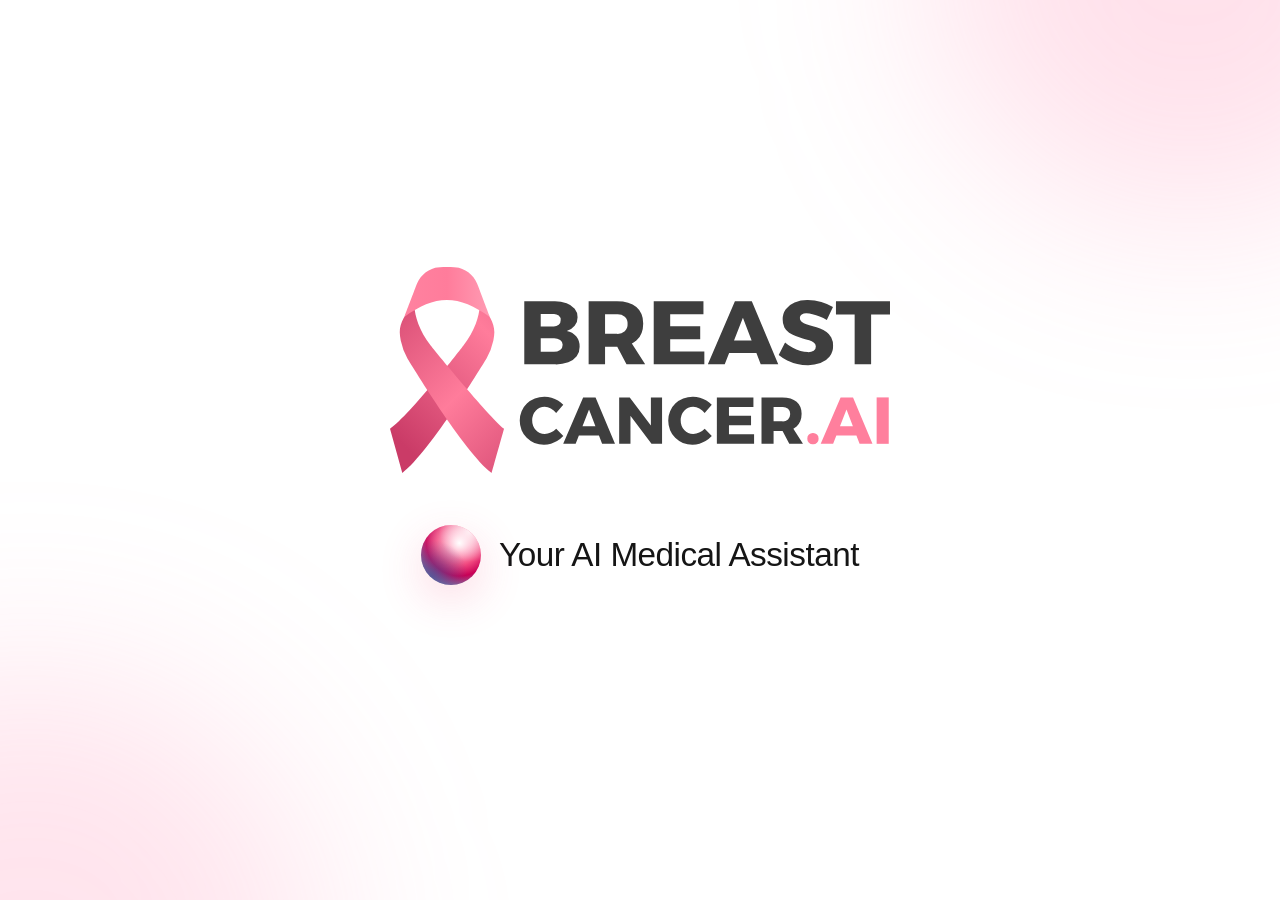
<file: breast-cancer-ai-clean/index.html>
<!DOCTYPE html>
<html lang="en">
<head>
  <meta charset="UTF-8">
  <meta name="viewport" content="width=device-width, initial-scale=1.0">
  <title>Breast Cancer AI</title>
  <link rel="stylesheet" href="css/base.css">
  <link rel="stylesheet" href="css/splash.css">
</head>
<body class="splash-body">
  <main class="splash-page" id="splashPage">
    <div class="splash-glow splash-glow-top"></div>
    <div class="splash-glow splash-glow-bottom"></div>

    <section class="splash-content">
      <img src="assets/logo.svg" alt="Breast Cancer AI" class="splash-logo">

      <div class="splash-assistant-row">
        <div class="orb orb-small" aria-hidden="true">
          <span class="orb-layer orb-layer-a"></span>
          <span class="orb-layer orb-layer-b"></span>
          <span class="orb-highlight"></span>
        </div>
        <p>Your AI Medical Assistant</p>
      </div>
    </section>
  </main>
  <script src="js/splash.js"></script>
</body>
</html>
</file>
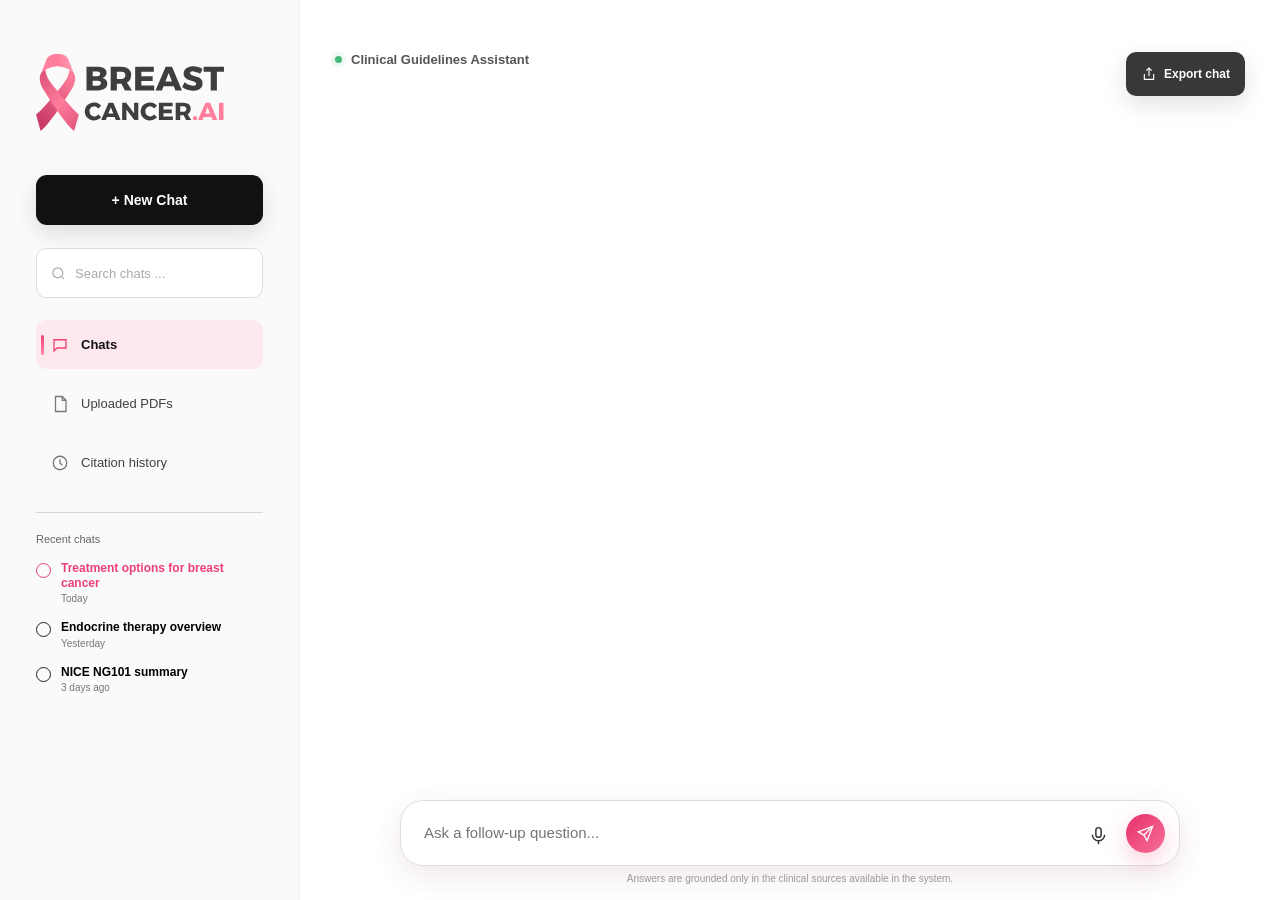
<file: breast-cancer-ai-clean/chat.html>
<!DOCTYPE html>
<html lang="en">
<head>
  <meta charset="UTF-8">
  <meta name="viewport" content="width=device-width, initial-scale=1.0">
  <title>Breast Cancer AI - Chat</title>
  <link rel="stylesheet" href="css/base.css">
  <link rel="stylesheet" href="css/chat.css">
</head>
<body class="chat-preload">
  <div class="app-shell">
    <aside class="sidebar chat-sidebar">
      <div class="sidebar-top">
        <a class="sidebar-logo" href="home.html" aria-label="Breast Cancer AI home">
          <img src="assets/logo.svg" alt="Breast Cancer AI">
        </a>
        <a class="new-chat-button" href="home.html">+ New Chat</a>

        <label class="sidebar-search">
          <svg viewBox="0 0 24 24" fill="none" stroke="currentColor" aria-hidden="true"><circle cx="11" cy="11" r="7"></circle><path d="M20 20L16.5 16.5"></path></svg>
          <input type="text" placeholder="Search chats ..." aria-label="Search chats">
        </label>

        <nav class="sidebar-nav" aria-label="Primary navigation">
          <a class="nav-item active" href="home.html"><svg viewBox="0 0 24 24" fill="none" stroke="currentColor"><path d="M4 5H20V16H8L4 20V5Z"></path></svg><span>Chats</span></a>
          <a class="nav-item" href="uploaded-pdfs.html"><svg viewBox="0 0 24 24" fill="none" stroke="currentColor"><path d="M6 2H15L20 7V22H6V2Z"></path><path d="M15 2V7H20"></path></svg><span>Uploaded PDFs</span></a>
          <a class="nav-item" href="citation-history.html"><svg viewBox="0 0 24 24" fill="none" stroke="currentColor"><circle cx="12" cy="12" r="9"></circle><path d="M12 7V12L15 15"></path></svg><span>Citation history</span></a>
        </nav>

        <div class="sidebar-divider"></div>
        <section class="recent-chats" aria-label="Recent chats">
          <p>Recent chats</p>
          <div id="recentChatsContainer">
            <button class="recent-chat active-recent" type="button"><span class="recent-dot"></span><span><strong>Treatment options for breast cancer</strong><small>Today</small></span></button>
            <button class="recent-chat" type="button"><span class="recent-dot"></span><span><strong>Endocrine therapy overview</strong><small>Yesterday</small></span></button>
            <button class="recent-chat" type="button"><span class="recent-dot"></span><span><strong>NICE NG101 summary</strong><small>3 days ago</small></span></button>
          </div>
        </section>
      </div>
    </aside>

    <main class="chat-workspace" id="chatWorkspace">
      <div class="ambient-grid"></div>
      <header class="chat-topbar">
        <div class="chat-title"><span class="status-dot"></span>Clinical Guidelines Assistant</div>
        <button class="dark-button" id="exportChatButton" type="button">
          <svg viewBox="0 0 24 24" fill="none" stroke="currentColor"><path d="M12 3V15"></path><path d="M8 7L12 3L16 7"></path><path d="M5 12V20H19V12"></path></svg>
          Export chat
        </button>
      </header>

      <section class="conversation" id="conversation" aria-live="polite"></section>

      <div class="composer-area">
        <div class="composer">
          <textarea id="chatInput" rows="1" placeholder="Ask a follow-up question..."></textarea>
          <button class="icon-button" id="chatVoiceMicButton" type="button" aria-label="Use microphone" title="Click to speak">
            <svg viewBox="0 0 24 24" fill="none" stroke="currentColor"><rect x="9" y="3" width="6" height="11" rx="3"></rect><path d="M5 11C5 15 8 18 12 18C16 18 19 15 19 11"></path><path d="M12 18V22"></path></svg>
          </button>
          <button class="send-button" id="chatSendButton" type="button" aria-label="Send question">
            <svg viewBox="0 0 24 24" fill="none" stroke="currentColor"><path d="M21 3L10 14"></path><path d="M21 3L14 21L10 14L3 10L21 3Z"></path></svg>
          </button>
        </div>
        <p>Answers are grounded only in the clinical sources available in the system.</p>
      </div>
    </main>

    <aside class="evidence-drawer closed" id="evidenceDrawer" aria-label="Evidence source">
      <button class="drawer-close" id="drawerClose" type="button" aria-label="Close evidence">×</button>
      <span class="drawer-kicker">SOURCE EVIDENCE</span>
      <h2>Evidence source</h2>
      <div class="verified-badge">✓ Verified source</div>
      <div class="drawer-divider"></div>

      <div class="document-heading">
        <div class="pdf-badge">PDF</div>
        <div><h3 id="drawerSource">NG101</h3><p>NICE Clinical Guideline</p></div>
      </div>

      <div class="meta-grid">
        <div><span>SECTION</span><strong id="drawerSection">1.11</strong></div>
        <div><span>PAGES</span><strong id="drawerPages">29–40</strong></div>
      </div>

      <p class="drawer-description" id="drawerDescription">Endocrine therapy for hormone receptor-positive breast cancer.</p>
      <div class="drawer-divider"></div>

      <div class="pdf-preview">
        <div class="pdf-preview-top"><span id="drawerFilename">NG101.pdf</span><span id="drawerPageLabel">Page 29</span></div>
        <div class="pdf-page">
          <h4 id="drawerPreviewTitle">1.11 Endocrine therapy</h4>
          <span class="fake-line long"></span><span class="fake-line medium"></span><span class="fake-line long"></span>
          <div class="pdf-highlight"><span></span><p id="drawerSnippet">Relevant recommendation retrieved from this guideline appears here.</p></div>
          <span class="fake-line long"></span><span class="fake-line medium"></span><span class="fake-line short"></span>
        </div>
        <div class="pdf-preview-controls"><button id="drawerPrevBtn" type="button" aria-label="Previous page">‹</button><span id="drawerPageCount">29 / 108</span><button id="drawerNextBtn" type="button" aria-label="Next page">›</button></div>
      </div>

      <button class="drawer-primary" id="drawerOpenPdfBtn" type="button">Open Full PDF</button>
      <button class="drawer-secondary" id="copyCitationButton" type="button">Copy Citation</button>
    </aside>
  </div>

  <script src="js/chat.js"></script>
</body>
</html>
</file>
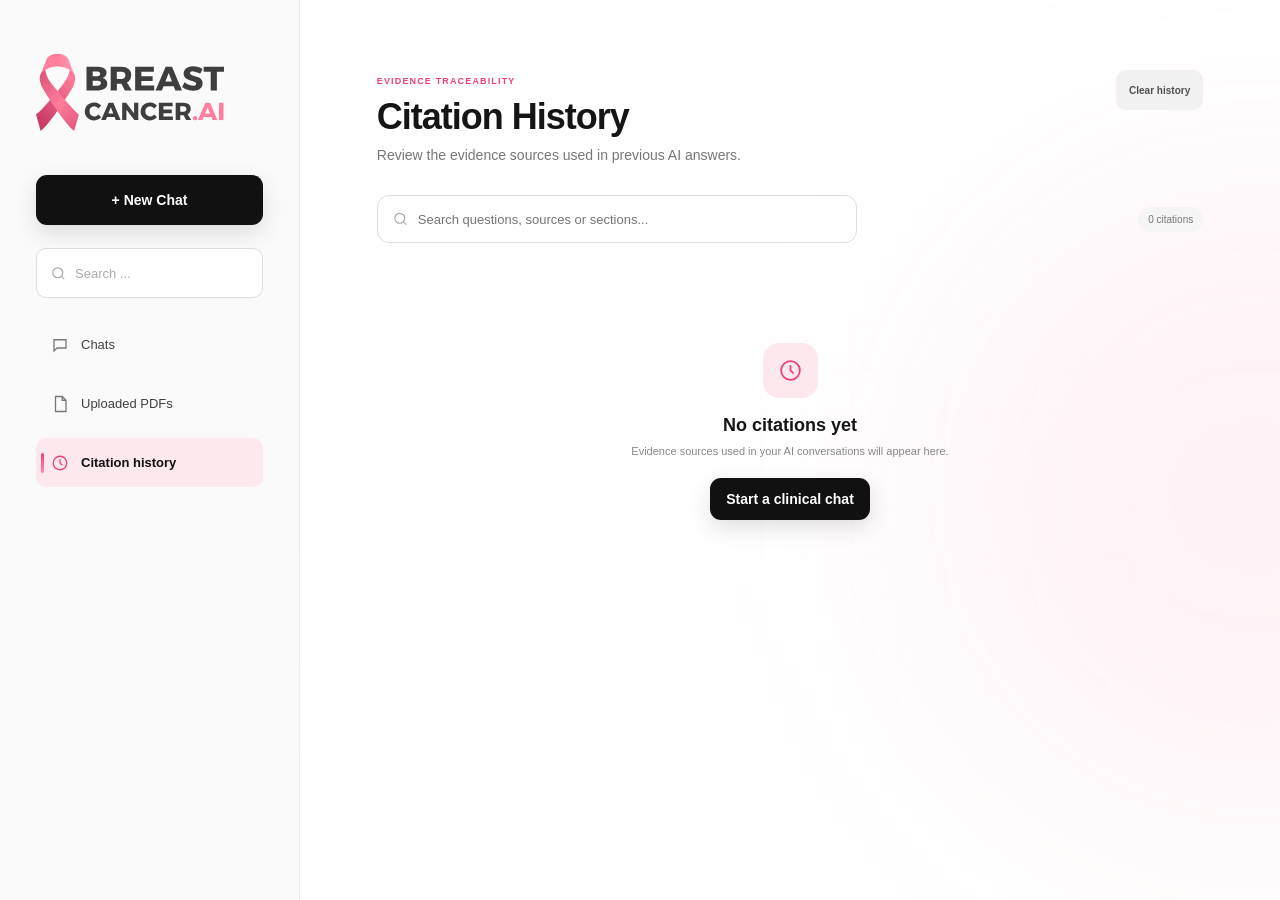
<file: breast-cancer-ai-clean/citation-history.html>
<!DOCTYPE html>
<html lang="en">
<head>
  <meta charset="UTF-8">
  <meta name="viewport" content="width=device-width, initial-scale=1.0">
  <title>Citation History - Breast Cancer AI</title>
  <link rel="stylesheet" href="css/base.css">
  <link rel="stylesheet" href="css/library.css">
</head>
<body>
  <div class="app-shell">
    <aside class="sidebar">
      <div class="sidebar-top">
        <a class="sidebar-logo" href="home.html"><img src="assets/logo.svg" alt="Breast Cancer AI"></a>
        <a class="new-chat-button" href="home.html">+ New Chat</a>
        <label class="sidebar-search"><svg viewBox="0 0 24 24" fill="none" stroke="currentColor"><circle cx="11" cy="11" r="7"></circle><path d="M20 20L16.5 16.5"></path></svg><input type="text" placeholder="Search ..."></label>
        <nav class="sidebar-nav">
          <a class="nav-item" href="home.html"><svg viewBox="0 0 24 24" fill="none" stroke="currentColor"><path d="M4 5H20V16H8L4 20V5Z"></path></svg><span>Chats</span></a>
          <a class="nav-item" href="uploaded-pdfs.html"><svg viewBox="0 0 24 24" fill="none" stroke="currentColor"><path d="M6 2H15L20 7V22H6V2Z"></path><path d="M15 2V7H20"></path></svg><span>Uploaded PDFs</span></a>
          <a class="nav-item active" href="citation-history.html"><svg viewBox="0 0 24 24" fill="none" stroke="currentColor"><circle cx="12" cy="12" r="9"></circle><path d="M12 7V12L15 15"></path></svg><span>Citation history</span></a>
        </nav>
      </div>
    </aside>

    <main class="library-main">
      <div class="ambient-grid"></div>
      <div class="library-glow"></div>
      <header class="library-header">
        <div><span class="eyebrow">EVIDENCE TRACEABILITY</span><h1>Citation History</h1><p>Review the evidence sources used in previous AI answers.</p></div>
        <button class="secondary-button clear-history" id="clearHistoryButton" type="button">Clear history</button>
      </header>

      <div class="library-toolbar">
        <label class="library-search"><svg viewBox="0 0 24 24" fill="none" stroke="currentColor"><circle cx="11" cy="11" r="7"></circle><path d="M20 20L16.5 16.5"></path></svg><input id="historySearch" type="text" placeholder="Search questions, sources or sections..."></label>
        <span class="count-pill" id="historyCount">0 citations</span>
      </div>

      <section class="history-list" id="historyList"></section>

      <section class="history-empty" id="historyEmpty">
        <div class="history-empty-icon"><svg viewBox="0 0 24 24" fill="none" stroke="currentColor"><circle cx="12" cy="12" r="9"></circle><path d="M12 7V12L15 15"></path></svg></div>
        <h2>No citations yet</h2>
        <p>Evidence sources used in your AI conversations will appear here.</p>
        <a class="new-chat-button compact" href="home.html">Start a clinical chat</a>
      </section>
    </main>
  </div>
  <script src="js/history.js"></script>
</body>
</html>
</file>
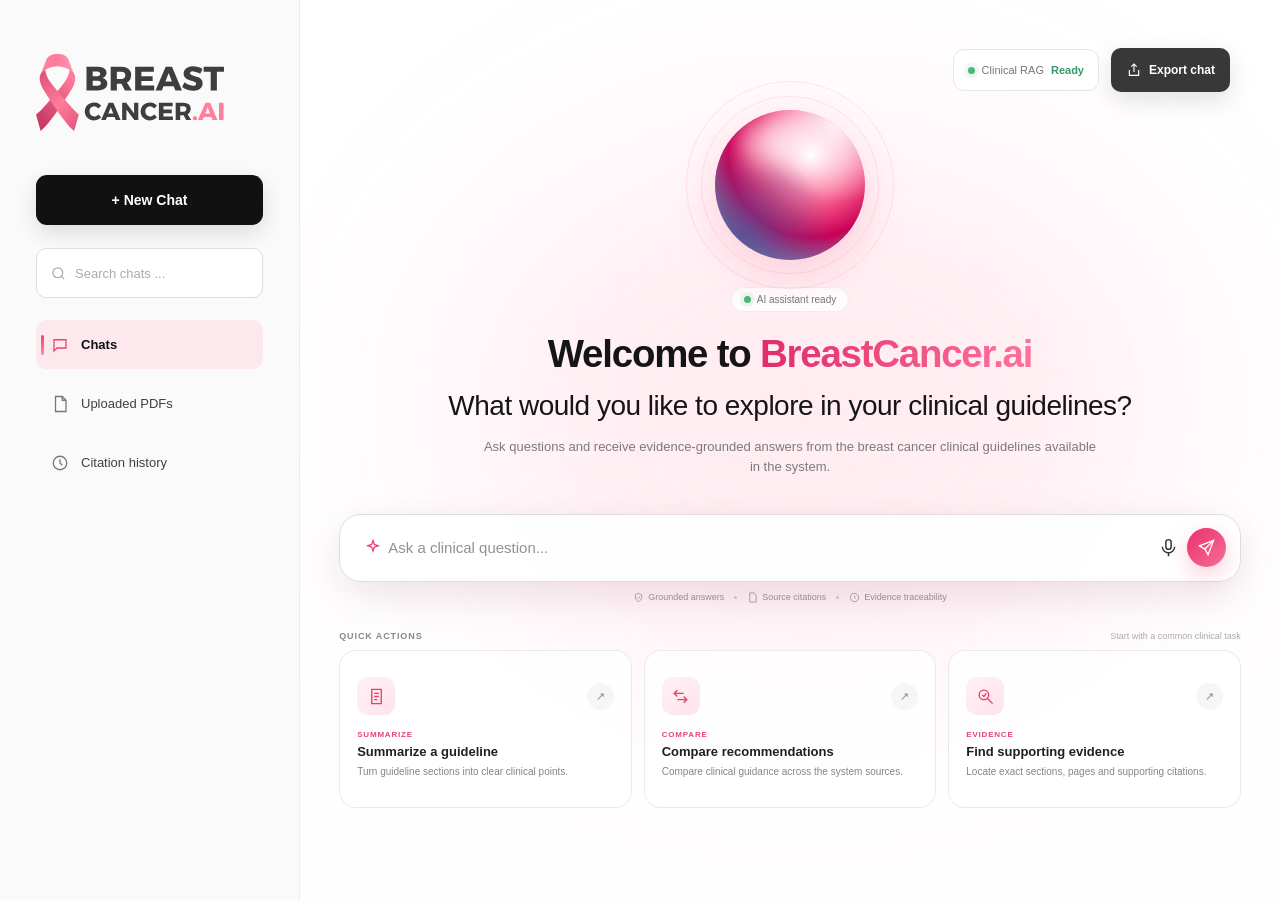
<file: breast-cancer-ai-clean/home.html>
<!DOCTYPE html>
<html lang="en">
<head>
  <meta charset="UTF-8">
  <meta name="viewport" content="width=device-width, initial-scale=1.0">
  <title>Breast Cancer AI - Home</title>
  <link rel="stylesheet" href="css/base.css">
  <link rel="stylesheet" href="css/home.css">
</head>
<body>
  <div class="app-shell" id="appShell">
    <aside class="sidebar">
      <div class="sidebar-top">
        <a class="sidebar-logo" href="home.html" aria-label="Breast Cancer AI home">
          <img src="assets/logo.svg" alt="Breast Cancer AI">
        </a>

        <a class="new-chat-button" href="home.html">+ New Chat</a>

        <label class="sidebar-search">
          <svg viewBox="0 0 24 24" fill="none" stroke="currentColor" aria-hidden="true">
            <circle cx="11" cy="11" r="7"></circle>
            <path d="M20 20L16.5 16.5"></path>
          </svg>
          <input type="text" placeholder="Search chats ..." aria-label="Search chats">
        </label>

        <nav class="sidebar-nav" aria-label="Primary navigation">
          <a class="nav-item active" href="home.html">
            <svg viewBox="0 0 24 24" fill="none" stroke="currentColor" aria-hidden="true"><path d="M4 5H20V16H8L4 20V5Z"></path></svg>
            <span>Chats</span>
          </a>
          <a class="nav-item" href="uploaded-pdfs.html">
            <svg viewBox="0 0 24 24" fill="none" stroke="currentColor" aria-hidden="true"><path d="M6 2H15L20 7V22H6V2Z"></path><path d="M15 2V7H20"></path></svg>
            <span>Uploaded PDFs</span>
          </a>
          <a class="nav-item" href="citation-history.html">
            <svg viewBox="0 0 24 24" fill="none" stroke="currentColor" aria-hidden="true"><circle cx="12" cy="12" r="9"></circle><path d="M12 7V12L15 15"></path></svg>
            <span>Citation history</span>
          </a>
        </nav>
      </div>
    </aside>

    <main class="home-main" id="homeMain">
      <div class="ambient-grid"></div>
      <div class="ambient-glow ambient-glow-main"></div>

      <div class="home-top-actions">
        <div class="status-pill"><span class="status-dot"></span><span>Clinical RAG</span><strong>Ready</strong></div>
        <button class="dark-button" type="button">
          <svg viewBox="0 0 24 24" fill="none" stroke="currentColor" aria-hidden="true"><path d="M12 3V15"></path><path d="M8 7L12 3L16 7"></path><path d="M5 12V20H19V12"></path></svg>
          Export chat
        </button>
      </div>

      <section class="home-hero">
        <div class="hero-orb-wrap" id="heroOrbWrap" aria-hidden="true">
          <span class="orb-ring ring-one"></span>
          <span class="orb-ring ring-two"></span>
          <div class="orb orb-large">
            <span class="orb-layer orb-layer-a"></span>
            <span class="orb-layer orb-layer-b"></span>
            <span class="orb-highlight"></span>
          </div>
        </div>

        <div class="assistant-ready" id="assistantStatusBadge"><span class="status-dot"></span><span id="assistantStatusText">AI assistant ready</span></div>

        <h1>Welcome to <span>BreastCancer.ai</span></h1>
        <h2>What would you like to explore in your clinical guidelines?</h2>
        <p class="hero-copy">Ask questions and receive evidence-grounded answers from the breast cancer clinical guidelines available in the system.</p>

        <div class="question-area">
          <div class="question-box" id="questionBox">
            <div class="question-leading-icon" aria-hidden="true">
              <svg viewBox="0 0 24 24" fill="none" stroke="currentColor"><path d="M12 2L13.8 7.2L19 9L13.8 10.8L12 16L10.2 10.8L5 9L10.2 7.2L12 2Z"></path></svg>
            </div>
            <input id="questionInput" type="text" placeholder="Ask a clinical question..." autocomplete="off">
            <button class="icon-button" id="homeVoiceMicButton" type="button" aria-label="Use microphone" title="Click to speak">
              <svg viewBox="0 0 24 24" fill="none" stroke="currentColor" aria-hidden="true"><rect x="9" y="3" width="6" height="11" rx="3"></rect><path d="M5 11C5 15 8 18 12 18C16 18 19 15 19 11"></path><path d="M12 18V22"></path></svg>
            </button>
            <button class="send-button" id="homeSendButton" type="button" aria-label="Send question">
              <svg viewBox="0 0 24 24" fill="none" stroke="currentColor" aria-hidden="true"><path d="M21 3L10 14"></path><path d="M21 3L14 21L10 14L3 10L21 3Z"></path></svg>
            </button>
          </div>

          <div class="grounding-row" aria-label="Assistant capabilities">
            <span><svg viewBox="0 0 24 24" fill="none" stroke="currentColor"><path d="M12 3L19 6V11C19 16 16 19 12 21C8 19 5 16 5 11V6L12 3Z"></path><path d="M9 12L11 14L15 10"></path></svg>Grounded answers</span>
            <i></i>
            <span><svg viewBox="0 0 24 24" fill="none" stroke="currentColor"><path d="M6 2H15L20 7V22H6V2Z"></path></svg>Source citations</span>
            <i></i>
            <span><svg viewBox="0 0 24 24" fill="none" stroke="currentColor"><circle cx="12" cy="12" r="9"></circle><path d="M12 8V12L15 14"></path></svg>Evidence traceability</span>
          </div>
        </div>

        <div class="quick-actions-heading">
          <span>QUICK ACTIONS</span>
          <small>Start with a common clinical task</small>
        </div>

        <div class="suggestion-grid">
          <button class="suggestion-card" type="button" data-question="Summarize the breast cancer guidelines.">
            <div class="card-icon-row"><span class="action-icon"><svg viewBox="0 0 24 24" fill="none" stroke="currentColor"><path d="M6 3H18V21H6V3Z"></path><path d="M9 8H15M9 12H15M9 16H13"></path></svg></span><span class="card-arrow">↗</span></div>
            <span class="card-tag">SUMMARIZE</span>
            <strong>Summarize a guideline</strong>
            <p>Turn guideline sections into clear clinical points.</p>
          </button>

          <button class="suggestion-card" type="button" data-question="Compare recommendations across the breast cancer guidelines.">
            <div class="card-icon-row"><span class="action-icon"><svg viewBox="0 0 24 24" fill="none" stroke="currentColor"><path d="M8 4L4 8L8 12M4 8H16M16 12L20 16L16 20M20 16H8"></path></svg></span><span class="card-arrow">↗</span></div>
            <span class="card-tag">COMPARE</span>
            <strong>Compare recommendations</strong>
            <p>Compare clinical guidance across the system sources.</p>
          </button>

          <button class="suggestion-card" type="button" data-question="Find supporting evidence for breast cancer treatment recommendations.">
            <div class="card-icon-row"><span class="action-icon"><svg viewBox="0 0 24 24" fill="none" stroke="currentColor"><circle cx="10" cy="10" r="6"></circle><path d="M14.5 14.5L21 21"></path><path d="M8 10L10 12L13 8"></path></svg></span><span class="card-arrow">↗</span></div>
            <span class="card-tag">EVIDENCE</span>
            <strong>Find supporting evidence</strong>
            <p>Locate exact sections, pages and supporting citations.</p>
          </button>
        </div>
      </section>
    </main>
  </div>

  <script src="js/home.js"></script>
</body>
</html>
</file>
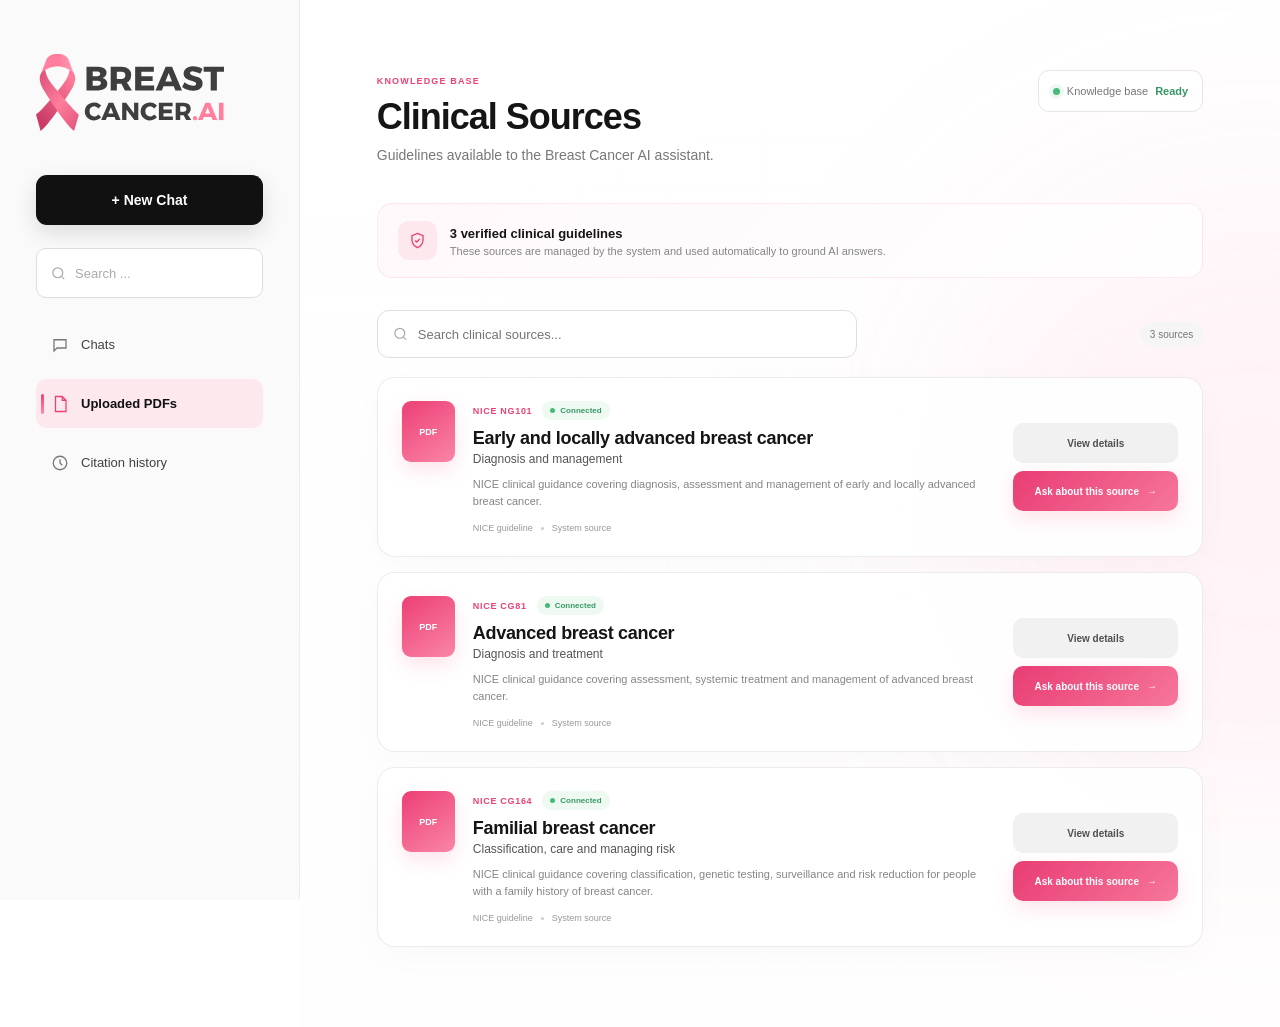
<file: breast-cancer-ai-clean/uploaded-pdfs.html>
<!DOCTYPE html>
<html lang="en">
<head>
  <meta charset="UTF-8">
  <meta name="viewport" content="width=device-width, initial-scale=1.0">
  <title>Clinical Sources - Breast Cancer AI</title>
  <link rel="stylesheet" href="css/base.css">
  <link rel="stylesheet" href="css/library.css">
</head>
<body>
  <div class="app-shell">
    <aside class="sidebar">
      <div class="sidebar-top">
        <a class="sidebar-logo" href="home.html"><img src="assets/logo.svg" alt="Breast Cancer AI"></a>
        <a class="new-chat-button" href="home.html">+ New Chat</a>
        <label class="sidebar-search"><svg viewBox="0 0 24 24" fill="none" stroke="currentColor"><circle cx="11" cy="11" r="7"></circle><path d="M20 20L16.5 16.5"></path></svg><input type="text" placeholder="Search ..."></label>
        <nav class="sidebar-nav">
          <a class="nav-item" href="home.html"><svg viewBox="0 0 24 24" fill="none" stroke="currentColor"><path d="M4 5H20V16H8L4 20V5Z"></path></svg><span>Chats</span></a>
          <a class="nav-item active" href="uploaded-pdfs.html"><svg viewBox="0 0 24 24" fill="none" stroke="currentColor"><path d="M6 2H15L20 7V22H6V2Z"></path><path d="M15 2V7H20"></path></svg><span>Uploaded PDFs</span></a>
          <a class="nav-item" href="citation-history.html"><svg viewBox="0 0 24 24" fill="none" stroke="currentColor"><circle cx="12" cy="12" r="9"></circle><path d="M12 7V12L15 15"></path></svg><span>Citation history</span></a>
        </nav>
      </div>
    </aside>

    <main class="library-main">
      <div class="ambient-grid"></div>
      <div class="library-glow"></div>
      <header class="library-header">
        <div><span class="eyebrow">KNOWLEDGE BASE</span><h1>Clinical Sources</h1><p>Guidelines available to the Breast Cancer AI assistant.</p></div>
        <div class="status-pill"><span class="status-dot"></span><span>Knowledge base</span><strong>Ready</strong></div>
      </header>

      <section class="info-banner">
        <div class="banner-icon"><svg viewBox="0 0 24 24" fill="none" stroke="currentColor"><path d="M12 3L19 6V11C19 16 16 19 12 21C8 19 5 16 5 11V6L12 3Z"></path><path d="M9 12L11 14L15 10"></path></svg></div>
        <div><strong>3 verified clinical guidelines</strong><p>These sources are managed by the system and used automatically to ground AI answers.</p></div>
      </section>

      <div class="library-toolbar">
        <label class="library-search"><svg viewBox="0 0 24 24" fill="none" stroke="currentColor"><circle cx="11" cy="11" r="7"></circle><path d="M20 20L16.5 16.5"></path></svg><input id="sourceSearch" type="text" placeholder="Search clinical sources..."></label>
        <span class="count-pill">3 sources</span>
      </div>

      <section class="source-list" id="sourceList">
        <article class="source-card" data-search="nice ng101 early locally advanced breast cancer diagnosis management">
          <div class="source-card-main">
            <div class="pdf-badge large">PDF</div>
            <div class="source-copy">
              <div class="source-topline"><span class="source-code">NICE NG101</span><span class="connected-pill"><i></i>Connected</span></div>
              <h2>Early and locally advanced breast cancer</h2>
              <h3>Diagnosis and management</h3>
              <p>NICE clinical guidance covering diagnosis, assessment and management of early and locally advanced breast cancer.</p>
              <div class="source-meta"><span>NICE guideline</span><i></i><span>System source</span></div>
            </div>
          </div>
          <div class="source-actions"><button class="secondary-button details-button" type="button" data-source="NG101">View details</button><button class="primary-button ask-source-button" type="button" data-source="NG101">Ask about this source <span>→</span></button></div>
        </article>

        <article class="source-card" data-search="nice cg81 advanced breast cancer diagnosis treatment">
          <div class="source-card-main">
            <div class="pdf-badge large">PDF</div>
            <div class="source-copy">
              <div class="source-topline"><span class="source-code">NICE CG81</span><span class="connected-pill"><i></i>Connected</span></div>
              <h2>Advanced breast cancer</h2>
              <h3>Diagnosis and treatment</h3>
              <p>NICE clinical guidance covering assessment, systemic treatment and management of advanced breast cancer.</p>
              <div class="source-meta"><span>NICE guideline</span><i></i><span>System source</span></div>
            </div>
          </div>
          <div class="source-actions"><button class="secondary-button details-button" type="button" data-source="CG81">View details</button><button class="primary-button ask-source-button" type="button" data-source="CG81">Ask about this source <span>→</span></button></div>
        </article>

        <article class="source-card" data-search="nice cg164 familial breast cancer classification care managing risk family history genetics">
          <div class="source-card-main">
            <div class="pdf-badge large">PDF</div>
            <div class="source-copy">
              <div class="source-topline"><span class="source-code">NICE CG164</span><span class="connected-pill"><i></i>Connected</span></div>
              <h2>Familial breast cancer</h2>
              <h3>Classification, care and managing risk</h3>
              <p>NICE clinical guidance covering classification, genetic testing, surveillance and risk reduction for people with a family history of breast cancer.</p>
              <div class="source-meta"><span>NICE guideline</span><i></i><span>System source</span></div>
            </div>
          </div>
          <div class="source-actions"><button class="secondary-button details-button" type="button" data-source="CG164">View details</button><button class="primary-button ask-source-button" type="button" data-source="CG164">Ask about this source <span>→</span></button></div>
        </article>
      </section>

      <div class="empty-search" id="emptySourceSearch">No clinical source matches your search.</div>
    </main>
  </div>

  <div class="modal-backdrop" id="detailsModal" hidden>
    <div class="modal-card" role="dialog" aria-modal="true" aria-labelledby="modalTitle">
      <button class="modal-close" id="modalClose" type="button" aria-label="Close">×</button>
      <span class="eyebrow">SYSTEM SOURCE</span>
      <h2 id="modalTitle">NICE NG101</h2>
      <p id="modalText"></p>
      <div class="modal-meta"><span>Verified clinical guideline</span><span>Available to the RAG system</span></div>
      <button class="primary-button" id="modalOpenPdfBtn" type="button" style="margin-top:18px;width:100%;height:44px;border-radius:10px;">Open Full PDF ↗</button>
    </div>
  </div>

  <script src="js/library.js"></script>
</body>
</html>
</file>
<file: breast-cancer-ai-clean/css/base.css>
:root {
  --accent: #ef4075;
  --accent-dark: #d92f68;
  --accent-soft: #fde8ee;
  --accent-softer: #fff5f8;
  --text: #151515;
  --muted: #7d7d7d;
  --border: rgba(18, 18, 18, 0.09);
  --success: #47b979;
  --sidebar-width: 300px;
}

* { box-sizing: border-box; margin: 0; padding: 0; }
html, body { width: 100%; min-height: 100%; }
body { font-family: Inter, ui-sans-serif, -apple-system, BlinkMacSystemFont, "Segoe UI", Arial, sans-serif; color: var(--text); background: #fff; -webkit-font-smoothing: antialiased; }
button, input, textarea { font: inherit; }
button { border: 0; cursor: pointer; }
a { color: inherit; text-decoration: none; }
svg { stroke-width: 1.7; }
::selection { background: rgba(239, 64, 117, 0.16); }

.app-shell { min-height: 100vh; width: 100%; display: flex; }
.sidebar { width: var(--sidebar-width); min-width: var(--sidebar-width); height: 100vh; padding: 54px 36px 28px; display: flex; flex-direction: column; justify-content: space-between; background: rgba(250,250,250,0.98); border-right: 1px solid #eee; position: relative; z-index: 40; }
.sidebar-top { min-height: 0; }
.sidebar-logo { display: block; margin-bottom: 44px; }
.sidebar-logo img { display: block; width: 188px; height: auto; transition: transform .2s ease; }
.sidebar-logo:hover img { transform: translateY(-1px); }
.new-chat-button { width: 100%; height: 50px; border-radius: 11px; display: flex; align-items: center; justify-content: center; background: #111; color: #fff; font-size: 14px; font-weight: 650; box-shadow: 0 8px 22px rgba(0,0,0,.12); transition: transform .2s ease, box-shadow .2s ease; }
.new-chat-button:hover { transform: translateY(-2px); box-shadow: 0 12px 28px rgba(0,0,0,.16); }
.new-chat-button.compact { width: fit-content; height: 42px; padding: 0 16px; margin: 18px auto 0; }
.sidebar-search { height: 50px; margin-top: 23px; padding: 0 13px; display: flex; align-items: center; gap: 8px; background: #fff; border: 1px solid #ddd; border-radius: 10px; transition: border-color .2s ease, box-shadow .2s ease; }
.sidebar-search:focus-within { border-color: rgba(239,64,117,.35); box-shadow: 0 8px 25px rgba(239,64,117,.07); }
.sidebar-search svg { width: 17px; height: 17px; color: #aaa; flex: 0 0 auto; }
.sidebar-search input { width: 100%; border: 0; outline: 0; background: transparent; font-size: 13px; color: #333; }
.sidebar-search input::placeholder { color: #aaa; }
.sidebar-nav { margin-top: 22px; display: flex; flex-direction: column; gap: 10px; }
.nav-item { position: relative; height: 49px; padding: 0 15px; border-radius: 10px; display: flex; align-items: center; gap: 12px; font-size: 13px; color: #414141; transition: background .2s ease, transform .2s ease; }
.nav-item svg { width: 18px; height: 18px; color: #777; }
.nav-item:hover { background: #f7eff2; transform: translateX(2px); }
.nav-item.active { background: var(--accent-soft); color: #111; font-weight: 650; }
.nav-item.active svg { color: var(--accent); }
.nav-item.active::before { content: ""; position: absolute; left: 5px; width: 3px; height: 20px; border-radius: 20px; background: linear-gradient(var(--accent), #ff8bad); }
.sidebar-bottom { padding-top: 23px; border-top: 1px solid #ddd; display: flex; align-items: center; }
.user-avatar { width: 41px; height: 41px; border-radius: 50%; display: flex; align-items: center; justify-content: center; background: linear-gradient(135deg,#f5a9bf,#dc5a85); color: #fff; font-size: 15px; font-weight: 700; box-shadow: 0 7px 18px rgba(239,64,117,.14); flex: 0 0 auto; }
.user-copy { margin-left: 11px; min-width: 0; display: flex; flex-direction: column; }
.user-copy strong { font-size: 13px; font-weight: 650; white-space: nowrap; }
.user-copy span { margin-top: 2px; font-size: 9px; color: #999; white-space: nowrap; }
.settings-button { margin-left: auto; }
.icon-button { width: 36px; height: 36px; border-radius: 50%; background: transparent; display: inline-flex; align-items: center; justify-content: center; color: #333; transition: background .2s ease, transform .2s ease; }
.icon-button:hover { background: #f3f3f3; transform: translateY(-1px); }
.icon-button svg { width: 21px; height: 21px; }
.settings-button { color: var(--accent); }
.send-button { width: 39px; height: 39px; border-radius: 50%; display: inline-flex; align-items: center; justify-content: center; background: linear-gradient(135deg, #e9306b, #f66f99); color: #fff; box-shadow: 0 8px 22px rgba(239,64,117,.25); transition: transform .2s ease, box-shadow .2s ease; }
.send-button:hover { transform: translateY(-1px) scale(1.03); box-shadow: 0 11px 26px rgba(239,64,117,.32); }
.send-button svg { width: 19px; height: 19px; }
.dark-button { height: 44px; padding: 0 15px; border-radius: 10px; display: inline-flex; align-items: center; gap: 7px; background: #383838; color: #fff; font-size: 12px; font-weight: 650; box-shadow: 0 8px 24px rgba(0,0,0,.12); transition: transform .2s ease, background .2s ease; }
.dark-button:hover { transform: translateY(-2px); background: #282828; }
.dark-button svg { width: 16px; height: 16px; }
.status-pill { height: 42px; padding: 0 14px; border-radius: 11px; border: 1px solid #e5e5e5; background: rgba(255,255,255,.84); display: inline-flex; align-items: center; gap: 7px; font-size: 11px; color: #777; backdrop-filter: blur(14px); }
.status-pill strong { color: #379665; }
.status-dot { width: 7px; height: 7px; border-radius: 50%; background: var(--success); box-shadow: 0 0 0 4px rgba(71,185,121,.1); flex: 0 0 auto; }
.ambient-grid { position: absolute; inset: 0; pointer-events: none; opacity: .55; background-image: linear-gradient(rgba(0,0,0,.018) 1px, transparent 1px), linear-gradient(90deg, rgba(0,0,0,.018) 1px, transparent 1px); background-size: 46px 46px; mask-image: radial-gradient(ellipse at center, black 0%, transparent 76%); }

.orb { position: relative; border-radius: 50%; overflow: hidden; background: radial-gradient(circle at 64% 30%, #fff 0%, #ffabc5 16%, #f1487f 39%, #c90056 58%, #7b7fab 79%, #f6769c 100%); box-shadow: 0 14px 45px rgba(239,64,117,.20); }
.orb-small { width: 60px; height: 60px; }
.orb-large { width: 150px; height: 150px; z-index: 3; animation: orbPulse 3.2s ease-in-out infinite; }
.orb-layer { position: absolute; inset: -22%; border-radius: 50%; }
.orb-layer-a { background: radial-gradient(circle at 72% 22%, rgba(255,255,255,.9), transparent 34%); animation: orbLayerA 5s ease-in-out infinite; }
.orb-layer-b { background: radial-gradient(circle at 28% 74%, rgba(76,77,148,.75), transparent 40%); animation: orbLayerB 6s ease-in-out infinite; }
.orb-highlight { position: absolute; width: 42%; height: 30%; top: 7%; left: 18%; border-radius: 50%; background: rgba(255,255,255,.6); filter: blur(12px); }
@keyframes orbPulse { 50% { transform: scale(1.025); } }
@keyframes orbLayerA { 50% { transform: translate(10px,8px) rotate(180deg) scale(1.18); } }
@keyframes orbLayerB { 50% { transform: translate(-12px,-8px) rotate(-180deg) scale(1.15); } }

.primary-button, .secondary-button { height: 40px; padding: 0 13px; border-radius: 10px; font-size: 10px; font-weight: 650; }
.primary-button { background: linear-gradient(135deg,#e93d73,#f6769b); color: #fff; box-shadow: 0 7px 20px rgba(239,64,117,.15); }
.secondary-button { background: #f1f1f1; color: #4f4f4f; }
.eyebrow { color: var(--accent); font-size: 9px; font-weight: 750; letter-spacing: 1.15px; }
.pdf-badge { width: 44px; height: 50px; border-radius: 8px; background: linear-gradient(145deg,#ed3f75,#fa85a7); color: #fff; display: flex; align-items: center; justify-content: center; font-size: 9px; font-weight: 750; box-shadow: 0 8px 20px rgba(239,64,117,.15); }
.pdf-badge.large { width: 53px; height: 61px; border-radius: 9px; }

.icon-button.is-recording {
  background: #ff2d60 !important;
  color: #fff !important;
  border-color: #ff2d60 !important;
  animation: micPulse 1.2s infinite ease-in-out;
  box-shadow: 0 0 0 4px rgba(255, 45, 96, 0.28);
}
@keyframes micPulse {
  0% { transform: scale(1); box-shadow: 0 0 0 0 rgba(255, 45, 96, 0.55); }
  70% { transform: scale(1.12); box-shadow: 0 0 0 10px rgba(255, 45, 96, 0); }
  100% { transform: scale(1); box-shadow: 0 0 0 0 rgba(255, 45, 96, 0); }
}

@media (max-width: 900px) {
  .sidebar { display: none; }
  :root { --sidebar-width: 0px; }
}

@media (prefers-reduced-motion: reduce) {
  *, *::before, *::after { animation-duration: .01ms !important; animation-iteration-count: 1 !important; transition-duration: .01ms !important; }
}
</file>
<file: breast-cancer-ai-clean/css/splash.css>
.splash-body { overflow: hidden; }
.splash-page { position: relative; width: 100%; height: 100vh; display: flex; align-items: center; justify-content: center; overflow: hidden; background: #fff; transition: opacity .5s ease, transform .5s ease; }
.splash-page.fade-out { opacity: 0; transform: scale(1.015); }
.splash-content { position: relative; z-index: 2; display: flex; flex-direction: column; align-items: center; gap: 52px; transform: translateY(-24px); }
.splash-logo { width: min(500px, 82vw); height: auto; }
.splash-assistant-row { display: flex; align-items: center; gap: 18px; }
.splash-assistant-row p { font-size: clamp(22px, 2.6vw, 36px); font-weight: 400; letter-spacing: -.5px; }
.splash-glow { position: absolute; border-radius: 50%; filter: blur(95px); pointer-events: none; }
.splash-glow-top { width: 520px; height: 520px; top: -300px; right: -170px; background: rgba(255,120,165,.22); }
.splash-glow-bottom { width: 580px; height: 580px; bottom: -350px; left: -260px; background: rgba(255,120,165,.20); }
@media (max-width: 650px) { .splash-content { gap: 36px; } .splash-assistant-row { gap: 12px; } .orb-small { width: 46px; height: 46px; } }
</file>
<file: breast-cancer-ai-clean/css/chat.css>
body { overflow: hidden; }
.chat-sidebar { overflow-y: auto; }
.sidebar-divider { height: 1px; margin: 25px 0 20px; background: #d7d7d7; }
.recent-chats > p { margin-bottom: 8px; color: #666; font-size: 11px; }
.recent-chat { width: 100%; padding: 8px 0; display: flex; align-items: flex-start; gap: 10px; background: transparent; text-align: left; }
.recent-dot { width: 15px; height: 15px; margin-top: 2px; border: 1.5px solid #222; border-radius: 50%; flex: 0 0 auto; }
.recent-chat > span:last-child { display: flex; flex-direction: column; }
.recent-chat strong { font-size: 12px; line-height: 1.2; }
.recent-chat small { margin-top: 3px; color: #777; font-size: 10px; }
.active-recent strong { color: var(--accent); }
.active-recent .recent-dot { border-color: var(--accent); }

.chat-workspace { position: relative; flex: 1; height: 100vh; min-width: 0; overflow: hidden; background: #fff; opacity: 1; transform: translateX(0); transition: opacity .28s ease, transform .32s cubic-bezier(.2,.8,.2,1); }
.chat-preload .chat-workspace { opacity: 0; transform: translateX(10px); }
.chat-topbar { position: absolute; inset: 0 0 auto 0; height: 125px; padding: 52px 35px 0; z-index: 20; display: flex; align-items: flex-start; justify-content: space-between; pointer-events: none; background: linear-gradient(180deg,rgba(255,255,255,.97),rgba(255,255,255,.76),transparent); }
.chat-topbar > * { pointer-events: auto; }
.chat-title { display: flex; align-items: center; gap: 9px; color: #555; font-size: 13px; font-weight: 650; }
.conversation { width: 100%; height: 100vh; padding: 150px max(7%,35px) 185px; overflow-y: auto; scroll-behavior: smooth; }
.message-group { width: min(780px,100%); margin: 0 auto 40px; }
.user-message { width: fit-content; max-width: 74%; margin-left: auto; padding: 17px 25px; border-radius: 28px 28px 8px 28px; background: linear-gradient(135deg,#fde8ee,#fff0f4); border: 1px solid rgba(239,64,117,.08); font-size: 16px; line-height: 1.45; box-shadow: 0 8px 24px rgba(239,64,117,.07); animation: messageIn .28s cubic-bezier(.2,.8,.2,1); }
@keyframes messageIn { from { opacity: 0; transform: translateY(7px) scale(.985); } to { opacity: 1; transform: none; } }
.ai-process { width: fit-content; min-width: 300px; margin-top: 26px; padding: 16px 19px; display: flex; align-items: center; gap: 13px; border: 1px solid rgba(239,64,117,.10); border-radius: 16px; background: rgba(255,255,255,.78); box-shadow: 0 10px 34px rgba(0,0,0,.035); backdrop-filter: blur(16px); }
.process-orb { position: relative; width: 28px; height: 28px; border-radius: 50%; background: radial-gradient(circle at 65% 25%,#fff,#ff9bbb 30%,#ed3673 60%,#9f90bd); box-shadow: 0 0 20px rgba(239,64,117,.25); animation: processPulse 1.35s ease-in-out infinite; flex: 0 0 auto; }
.process-orb::after { content: ""; position: absolute; inset: -5px; border-radius: 50%; border: 1px solid rgba(239,64,117,.18); animation: processRing 1.35s ease-out infinite; }
@keyframes processPulse { 50% { transform: scale(1.08); } }
@keyframes processRing { from { transform: scale(.8); opacity: .8; } to { transform: scale(1.4); opacity: 0; } }
.process-copy { display: flex; flex-direction: column; gap: 3px; }
.process-copy strong { font-size: 13px; }
.process-copy span { color: #888; font-size: 11px; }
.answer-card { margin-top: 15px; padding: 28px 31px; border: 1px solid rgba(0,0,0,.05); border-radius: 28px; background: linear-gradient(145deg,rgba(248,248,248,.96),rgba(255,241,245,.90)); box-shadow: 0 12px 44px rgba(0,0,0,.04); animation: answerIn .38s ease; }
@keyframes answerIn { from { opacity: 0; transform: translateY(10px); } to { opacity: 1; transform: none; } }
.answer-header { display: flex; align-items: center; justify-content: space-between; margin-bottom: 18px; width: 100%; }
.answer-title-group { display: flex; align-items: center; gap: 10px; }
.mini-ai { width: 26px; height: 26px; border-radius: 50%; background: radial-gradient(circle at 60% 25%,white,#ff91b5 35%,#ee3974 65%,#958bb8); box-shadow: 0 4px 15px rgba(239,64,117,.18); }
.answer-header h2 { font-size: 18px; }

.voice-speak-btn {
  display: inline-flex;
  align-items: center;
  gap: 7px;
  padding: 6px 13px;
  border-radius: 100px;
  border: 1px solid rgba(239,64,117,.18);
  background: rgba(255,255,255,.92);
  color: var(--accent-dark);
  font-size: 11px;
  font-weight: 650;
  cursor: pointer;
  transition: all .2s ease;
  box-shadow: 0 3px 10px rgba(239,64,117,.08);
}
.voice-speak-btn:hover {
  background: var(--accent-soft);
  transform: translateY(-1px);
  border-color: rgba(239,64,117,.35);
}
.voice-speak-btn svg { width: 14px; height: 14px; }
.sound-wave-bars { display: none; align-items: center; gap: 2px; height: 12px; }
.sound-wave-bars span { width: 2px; height: 100%; background: #fff; border-radius: 2px; animation: soundWave 0.7s infinite alternate ease-in-out; }
.sound-wave-bars span:nth-child(1) { animation-delay: 0s; }
.sound-wave-bars span:nth-child(2) { animation-delay: 0.2s; }
.sound-wave-bars span:nth-child(3) { animation-delay: 0.4s; }

.voice-speak-btn.is-speaking {
  background: linear-gradient(135deg, #e9306b, #f66f99);
  color: #fff;
  border-color: transparent;
  box-shadow: 0 4px 15px rgba(239,64,117,.35);
}
.voice-speak-btn.is-speaking svg { display: none; }
.voice-speak-btn.is-speaking .sound-wave-bars { display: inline-flex; }

@keyframes soundWave {
  0% { height: 3px; }
  100% { height: 12px; }
}
.answer-card h3 { margin: 22px 0 9px; font-size: 16px; }
.answer-card p { color: #353535; font-size: 15px; line-height: 1.6; }
.answer-card ul { margin-top: 10px; padding-left: 20px; }
.answer-card li { margin-bottom: 8px; font-size: 14px; line-height: 1.5; }
.source-area { margin-top: 20px; }
.source-label { margin-bottom: 9px; color: #8b8b8b; font-size: 10px; font-weight: 750; letter-spacing: .7px; text-transform: uppercase; }
.source-chips { display: flex; flex-wrap: wrap; gap: 8px; }
.source-chip { padding: 7px 11px; border: 1px solid rgba(239,64,117,.15); border-radius: 100px; background: rgba(255,255,255,.76); color: #4a4a4a; font-size: 11px; font-weight: 650; transition: transform .2s ease, background .2s ease; }
.source-chip:hover { transform: translateY(-1px); background: var(--accent-soft); }
.confidence-card { margin-top: 16px; padding: 12px 16px; border: 1px solid rgba(0,0,0,.06); border-radius: 14px; background: rgba(255,255,255,.68); display: flex; justify-content: space-between; align-items: center; font-size: 12px; }
.confidence-card span { color: #777; }
.high-confidence { display: flex; align-items: center; gap: 6px; }
.confidence-dot { width: 7px; height: 7px; border-radius: 50%; background: var(--success); box-shadow: 0 0 0 3px rgba(75,190,125,.10); }
.view-evidence-button { width: 100%; height: 43px; margin-top: 16px; border-radius: 12px; border: 1px solid rgba(239,64,117,.15); background: #fff; color: var(--accent-dark); font-size: 13px; font-weight: 650; transition: transform .2s ease, background .2s ease; }
.view-evidence-button:hover { transform: translateY(-1px); background: var(--accent-soft); }
.composer-area { position: absolute; inset: auto 0 0 0; z-index: 20; padding: 22px max(7%,35px) 16px; background: linear-gradient(to top,#fff 68%,rgba(255,255,255,0)); }
.composer { width: min(780px,100%); min-height: 66px; margin: 0 auto; padding: 12px 14px 12px 23px; display: flex; align-items: flex-end; gap: 10px; border: 1px solid #dedede; border-radius: 23px; background: rgba(255,255,255,.92); box-shadow: 0 10px 34px rgba(0,0,0,.06),0 8px 30px rgba(239,64,117,.05); }
.composer:focus-within { border-color: rgba(239,64,117,.4); }
.composer textarea { flex: 1; min-height: 40px; max-height: 120px; padding-top: 9px; border: 0; outline: 0; resize: none; background: transparent; font-size: 15px; line-height: 1.45; }
.composer-area > p { width: min(780px,100%); margin: 7px auto 0; text-align: center; color: #999; font-size: 10px; }

.evidence-drawer { width: 320px; min-width: 320px; height: 100vh; padding: 62px 25px 30px; position: relative; overflow-y: auto; border-left: 1px solid rgba(0,0,0,.06); background: rgba(250,250,250,.97); box-shadow: -18px 0 45px rgba(0,0,0,.035); transition: width .35s cubic-bezier(.2,.8,.2,1), min-width .35s cubic-bezier(.2,.8,.2,1), opacity .24s ease, padding .35s ease; z-index: 50; }
.evidence-drawer.closed { width: 0; min-width: 0; padding-left: 0; padding-right: 0; opacity: 0; overflow: hidden; border-left: 0; }
.drawer-close { position: absolute; top: 21px; right: 21px; width: 32px; height: 32px; border-radius: 50%; background: #eee; color: #555; font-size: 20px; }
.drawer-kicker { color: var(--accent); font-size: 9px; font-weight: 750; letter-spacing: 1px; }
.evidence-drawer h2 { margin-top: 5px; font-size: 21px; }
.verified-badge { width: fit-content; margin-top: 12px; padding: 6px 9px; border-radius: 100px; background: rgba(67,184,119,.10); color: #359666; font-size: 10px; font-weight: 650; }
.drawer-divider { height: 1px; margin: 25px 0; background: #ddd; }
.document-heading { display: flex; align-items: center; gap: 13px; }
.document-heading h3 { font-size: 28px; }
.document-heading p { margin-top: 2px; color: #888; font-size: 11px; }
.meta-grid { margin-top: 20px; display: grid; grid-template-columns: 1fr 1fr; gap: 10px; }
.meta-grid > div { padding: 11px 12px; border-radius: 10px; background: #f1f1f1; }
.meta-grid span { display: block; margin-bottom: 4px; color: #999; font-size: 8px; font-weight: 750; letter-spacing: .8px; }
.meta-grid strong { font-size: 13px; }
.drawer-description { margin-top: 17px; color: #666; font-size: 13px; line-height: 1.5; }
.pdf-preview { overflow: hidden; border: 1px solid #ddd; border-radius: 9px; background: #fff; box-shadow: 0 6px 22px rgba(0,0,0,.07); }
.pdf-preview-top { height: 34px; padding: 0 11px; display: flex; align-items: center; justify-content: space-between; border-bottom: 1px solid #eee; color: #888; font-size: 9px; }
.pdf-page { min-height: 270px; padding: 27px 18px; }
.pdf-page h4 { margin-bottom: 25px; font-family: Georgia,serif; font-size: 10px; text-align: center; }
.fake-line { display: block; height: 4px; margin-bottom: 8px; border-radius: 10px; background: #ddd; }
.fake-line.long { width: 100%; } .fake-line.medium { width: 78%; } .fake-line.short { width: 53%; }
.pdf-highlight { position: relative; margin: 22px 0; padding: 13px 11px 13px 15px; border-radius: 7px; background: #ffd8e2; font-family: Georgia,serif; font-size: 9px; line-height: 1.5; }
.pdf-highlight > span { position: absolute; inset: 0 auto 0 0; width: 3px; border-radius: 7px 0 0 7px; background: var(--accent); }
.pdf-preview-controls { height: 38px; padding: 0 12px; display: flex; align-items: center; justify-content: space-between; border-top: 1px solid #eee; color: #777; font-size: 11px; }
.pdf-preview-controls button { background: transparent; color: #777; font-size: 17px; }
.drawer-primary, .drawer-secondary { width: 100%; height: 49px; border-radius: 10px; font-size: 13px; }
.drawer-primary { margin-top: 18px; background: linear-gradient(90deg,#ed477a,#f9779e); color: #fff; font-weight: 650; }
.drawer-secondary { margin-top: 8px; background: #ededed; color: #222; }
@media (max-width: 1100px) { .evidence-drawer { position: absolute; right: 0; } }
@media (max-width: 900px) { .conversation { padding-left: 5%; padding-right: 5%; } .composer-area { padding-left: 5%; padding-right: 5%; } }
</file>
<file: breast-cancer-ai-clean/css/library.css>
body { overflow-x: hidden; }
.library-main { position: relative; width: calc(100% - var(--sidebar-width)); min-height: 100vh; padding: 70px clamp(45px,6vw,100px) 80px; overflow: hidden; background: linear-gradient(180deg,#fff,#fffefe); }
.library-glow { position: fixed; width: 650px; height: 650px; top: 170px; right: -300px; border-radius: 50%; background: rgba(255,104,149,.08); filter: blur(120px); pointer-events: none; }
.library-header { position: relative; z-index: 2; display: flex; align-items: flex-start; justify-content: space-between; gap: 24px; }
.library-header h1 { margin-top: 8px; font-size: 36px; letter-spacing: -1px; }
.library-header p { margin-top: 9px; color: #777; font-size: 14px; }
.info-banner { position: relative; z-index: 2; margin-top: 40px; padding: 17px 20px; display: flex; align-items: center; gap: 13px; border: 1px solid rgba(239,64,117,.10); border-radius: 15px; background: linear-gradient(135deg,rgba(255,247,250,.86),rgba(255,255,255,.86)); }
.banner-icon { width: 39px; height: 39px; border-radius: 11px; display: flex; align-items: center; justify-content: center; background: var(--accent-soft); color: var(--accent); flex: 0 0 auto; }
.banner-icon svg { width: 19px; height: 19px; }
.info-banner strong { font-size: 13px; }
.info-banner p { margin-top: 3px; color: #858585; font-size: 11px; }
.library-toolbar { position: relative; z-index: 2; margin-top: 32px; display: flex; align-items: center; justify-content: space-between; gap: 20px; }
.library-search { width: min(480px,70%); height: 48px; padding: 0 14px; display: flex; align-items: center; border: 1px solid #dedede; border-radius: 12px; background: #fff; transition: border-color .2s ease, box-shadow .2s ease; }
.library-search:focus-within { border-color: rgba(239,64,117,.35); box-shadow: 0 8px 28px rgba(239,64,117,.07); }
.library-search svg { width: 18px; height: 18px; margin-right: 9px; color: #aaa; }
.library-search input { width: 100%; border: 0; outline: 0; background: transparent; font-size: 13px; }
.count-pill { padding: 7px 10px; border-radius: 100px; background: #f5f5f5; color: #777; font-size: 10px; }
.source-list { position: relative; z-index: 2; margin-top: 19px; display: flex; flex-direction: column; gap: 15px; }
.source-card { padding: 23px 24px; display: flex; align-items: center; justify-content: space-between; gap: 30px; border: 1px solid rgba(0,0,0,.075); border-radius: 18px; background: rgba(255,255,255,.85); box-shadow: 0 10px 35px rgba(0,0,0,.025); transition: transform .22s ease, border-color .22s ease, box-shadow .22s ease; }
.source-card:hover { transform: translateY(-3px); border-color: rgba(239,64,117,.20); box-shadow: 0 17px 45px rgba(0,0,0,.055); }
.source-card-main { flex: 1; display: flex; gap: 18px; }
.source-copy { flex: 1; }
.source-topline { display: flex; align-items: center; gap: 10px; }
.source-code { color: var(--accent); font-size: 9px; font-weight: 750; letter-spacing: .7px; }
.connected-pill { padding: 5px 8px; border-radius: 100px; display: inline-flex; align-items: center; gap: 5px; background: rgba(66,184,117,.09); color: #399866; font-size: 8px; font-weight: 650; }
.connected-pill i { width: 5px; height: 5px; border-radius: 50%; background: var(--success); }
.source-card h2 { margin-top: 8px; font-size: 18px; letter-spacing: -.3px; }
.source-card h3 { margin-top: 3px; color: #555; font-size: 12px; font-weight: 500; }
.source-card p { max-width: 620px; margin-top: 10px; color: #858585; font-size: 11px; line-height: 1.55; }
.source-meta { margin-top: 13px; display: flex; align-items: center; gap: 8px; color: #989898; font-size: 9px; }
.source-meta i { width: 3px; height: 3px; border-radius: 50%; background: #ccc; }
.source-actions { min-width: 165px; display: flex; flex-direction: column; gap: 8px; }
.ask-source-button { display: flex; align-items: center; justify-content: center; gap: 8px; }
.empty-search { display: none; position: relative; z-index: 2; margin-top: 55px; text-align: center; color: #888; font-size: 13px; }

.modal-backdrop { position: fixed; inset: 0; z-index: 100; display: grid; place-items: center; padding: 20px; background: rgba(10,10,10,.24); backdrop-filter: blur(8px); }
.modal-backdrop[hidden] { display: none; }
.modal-card { position: relative; width: min(460px,100%); padding: 28px; border: 1px solid rgba(255,255,255,.7); border-radius: 20px; background: rgba(255,255,255,.96); box-shadow: 0 25px 80px rgba(0,0,0,.16); }
.modal-close { position: absolute; top: 16px; right: 16px; width: 32px; height: 32px; border-radius: 50%; background: #f0f0f0; color: #555; font-size: 20px; }
.modal-card h2 { margin-top: 8px; font-size: 26px; }
.modal-card > p { margin-top: 12px; color: #666; font-size: 13px; line-height: 1.6; }
.modal-meta { margin-top: 20px; display: flex; flex-wrap: wrap; gap: 8px; }
.modal-meta span { padding: 7px 10px; border-radius: 100px; background: var(--accent-softer); color: var(--accent-dark); font-size: 9px; font-weight: 650; }

.clear-history { height: 40px; }
.history-list { position: relative; z-index: 2; margin-top: 22px; display: flex; flex-direction: column; gap: 13px; }
.history-card { padding: 18px 20px; display: grid; grid-template-columns: 1fr auto; column-gap: 25px; border: 1px solid rgba(0,0,0,.07); border-radius: 16px; background: rgba(255,255,255,.87); transition: transform .2s ease, border-color .2s ease, box-shadow .2s ease; }
.history-card:hover { transform: translateY(-2px); border-color: rgba(239,64,117,.18); box-shadow: 0 12px 35px rgba(0,0,0,.045); }
.history-time { color: #aaa; font-size: 9px; }
.history-question { margin-top: 7px; color: #282828; font-size: 13px; font-weight: 650; }
.history-chips { margin-top: 10px; display: flex; flex-wrap: wrap; gap: 6px; }
.history-chip { padding: 5px 8px; border: 1px solid rgba(239,64,117,.12); border-radius: 100px; background: #fff7f9; color: #da396d; font-size: 9px; font-weight: 650; }
.history-actions { display: flex; align-items: center; gap: 7px; }
.history-actions button { height: 35px; padding: 0 10px; border-radius: 9px; font-size: 9px; }
.copy-history { background: #f1f1f1; color: #555; }
.ask-again { background: var(--accent-soft); color: var(--accent-dark); }
.history-empty { position: relative; z-index: 2; max-width: 350px; margin: 100px auto 0; text-align: center; }
.history-empty[hidden] { display: none; }
.history-empty-icon { width: 55px; height: 55px; margin: 0 auto; border-radius: 16px; display: flex; align-items: center; justify-content: center; background: var(--accent-soft); color: var(--accent); }
.history-empty-icon svg { width: 25px; height: 25px; }
.history-empty h2 { margin-top: 17px; font-size: 18px; }
.history-empty p { margin-top: 7px; color: #888; font-size: 11px; line-height: 1.5; }
@media (max-width: 900px) { .library-main { width: 100%; padding: 50px 30px; } }
@media (max-width: 650px) { .library-header { flex-direction: column; } .source-card { flex-direction: column; align-items: stretch; } .source-actions { flex-direction: row; } .source-actions button { flex: 1; } .history-card { grid-template-columns: 1fr; row-gap: 15px; } .library-search { width: 100%; } }
</file>
<file: breast-cancer-ai-clean/css/home.css>
body { overflow: hidden; }
.home-main { position: relative; flex: 1; height: 100vh; overflow-y: auto; overflow-x: hidden; background: linear-gradient(180deg,#fff,#fffefe); transition: opacity .24s ease, transform .24s cubic-bezier(.2,.8,.2,1); }
.home-main.is-leaving { opacity: 0; transform: translateX(-10px) scale(.995); }
.ambient-glow { position: absolute; border-radius: 50%; filter: blur(110px); pointer-events: none; }
.ambient-glow-main { width: 700px; height: 520px; top: 45%; left: 52%; transform: translate(-50%,-50%); background: rgba(255,105,150,.12); }
.home-top-actions { position: absolute; top: 48px; right: 50px; z-index: 10; display: flex; align-items: center; gap: 12px; }
.home-hero { position: relative; z-index: 2; width: min(920px, 92%); min-height: 100vh; margin: 0 auto; padding: 95px 0 70px; display: flex; flex-direction: column; align-items: center; }
.hero-orb-wrap { position: relative; width: 180px; height: 180px; display: flex; align-items: center; justify-content: center; transition: transform .3s cubic-bezier(.2,.8,.2,1); cursor: pointer; user-select: none; }
.hero-orb-wrap:hover .orb-large { transform: scale(1.03); box-shadow: 0 16px 50px rgba(239,64,117,.32); }
.orb-ring { position: absolute; border-radius: 50%; border: 1px solid rgba(239,64,117,.12); animation: ringPulse 3.4s ease-in-out infinite; transition: all .3s ease; }
.ring-one { width: 178px; height: 178px; }
.ring-two { width: 208px; height: 208px; animation-delay: .45s; }
@keyframes ringPulse { 0%,100% { transform: scale(.95); opacity: .14; } 50% { transform: scale(1.06); opacity: .55; } }

/* Interactive Orb Voice States */
.hero-orb-wrap.is-listening { transform: scale(1.08); }
.hero-orb-wrap.is-listening .orb-large {
  animation: orbListeningPulse 0.8s ease-in-out infinite alternate !important;
  box-shadow: 0 0 50px rgba(239,64,117,.55), 0 0 90px rgba(255,105,150,.35) !important;
}
.hero-orb-wrap.is-listening .ring-one {
  animation: ringListeningOne 0.85s ease-out infinite !important;
  border-color: rgba(239,64,117,.65) !important;
}
.hero-orb-wrap.is-listening .ring-two {
  animation: ringListeningTwo 1.1s ease-out infinite !important;
  border-color: rgba(239,64,117,.45) !important;
}

.hero-orb-wrap.is-processing .orb-large {
  animation: orbProcessSpin 1.1s infinite linear !important;
  box-shadow: 0 0 45px rgba(71,185,121,.5) !important;
}

@keyframes orbListeningPulse {
  0% { transform: scale(1.02); filter: brightness(1.06); }
  100% { transform: scale(1.14); filter: brightness(1.25); }
}
@keyframes ringListeningOne {
  0% { transform: scale(0.92); opacity: 0.9; }
  100% { transform: scale(1.36); opacity: 0; }
}
@keyframes ringListeningTwo {
  0% { transform: scale(0.95); opacity: 0.7; }
  100% { transform: scale(1.52); opacity: 0; }
}
@keyframes orbProcessSpin {
  0% { transform: rotate(0deg) scale(1.04); }
  100% { transform: rotate(360deg) scale(1.04); }
}

.assistant-ready { margin-top: 12px; padding: 6px 12px; display: flex; align-items: center; gap: 6px; border: 1px solid #eee; border-radius: 100px; background: rgba(255,255,255,.82); color: #777; font-size: 10px; transition: all .25s ease; }
.assistant-ready.is-listening {
  border-color: rgba(239,64,117,.4);
  background: rgba(255,240,245,.95);
  color: #df2d69;
  box-shadow: 0 0 0 3px rgba(239,64,117,.12);
}
.assistant-ready.is-listening .status-dot {
  background: #ff2d60;
  box-shadow: 0 0 0 4px rgba(255,45,96,.25);
  animation: micPulse 1s infinite ease-in-out;
}
.assistant-ready.is-processing {
  border-color: rgba(71,185,121,.4);
  background: rgba(240,255,245,.95);
  color: #2e8b57;
  box-shadow: 0 0 0 3px rgba(71,185,121,.12);
}
.assistant-ready.is-processing .status-dot {
  background: #379665;
  box-shadow: 0 0 0 4px rgba(55,150,101,.25);
}
.home-hero h1 { margin-top: 20px; font-size: clamp(31px, 3vw, 40px); line-height: 1.12; letter-spacing: -1.2px; text-align: center; }
.home-hero h1 span { background: linear-gradient(90deg,#df2d69,#ff719e); -webkit-background-clip: text; background-clip: text; color: transparent; }
.home-hero h2 { max-width: 950px; width: 100%; margin-top: 13px; text-align: center; font-size: clamp(20px, 2.2vw, 28px); line-height: 1.26; font-weight: 400; letter-spacing: -.5px; white-space: nowrap; }
.hero-copy { max-width: 620px; margin-top: 14px; text-align: center; color: #7b7b7b; font-size: 13px; line-height: 1.55; }
.question-area { width: 100%; margin-top: 36px; }
.question-box { width: 100%; height: 68px; padding: 0 14px 0 18px; display: flex; align-items: center; border: 1px solid #ddd; border-radius: 22px; background: rgba(255,255,255,.9); backdrop-filter: blur(18px); box-shadow: 0 15px 48px rgba(0,0,0,.065), 0 10px 40px rgba(239,64,117,.06); transition: border-color .2s ease, box-shadow .2s ease, transform .2s ease; }
.question-box:focus-within { border-color: rgba(239,64,117,.4); box-shadow: 0 16px 52px rgba(0,0,0,.06), 0 12px 42px rgba(239,64,117,.10); }
.question-box.sending { transform: scale(.993); border-color: rgba(239,64,117,.35); }
.question-leading-icon { width: 30px; height: 30px; display: flex; align-items: center; justify-content: center; color: var(--accent); flex: 0 0 auto; }
.question-leading-icon svg { width: 18px; height: 18px; }
.question-box input { flex: 1; height: 100%; border: 0; outline: 0; background: transparent; color: #292929; font-size: 15px; }
.question-box input::placeholder { color: #919191; }
.grounding-row { margin-top: 10px; display: flex; align-items: center; justify-content: center; gap: 10px; color: #959595; font-size: 9px; }
.grounding-row span { display: flex; align-items: center; gap: 4px; }
.grounding-row svg { width: 11px; height: 11px; }
.grounding-row i { width: 3px; height: 3px; border-radius: 50%; background: #ccc; }
.quick-actions-heading { width: 100%; margin-top: 28px; display: flex; align-items: center; justify-content: space-between; }
.quick-actions-heading > span { color: #888; font-size: 9px; font-weight: 750; letter-spacing: .9px; }
.quick-actions-heading small { color: #aaa; font-size: 9px; }
.suggestion-grid { width: 100%; margin-top: 9px; display: grid; grid-template-columns: repeat(3,1fr); gap: 12px; }
.suggestion-card { min-height: 158px; padding: 17px; border: 1px solid rgba(0,0,0,.08); border-radius: 17px; background: rgba(255,255,255,.78); text-align: left; transition: transform .22s ease, border-color .22s ease, box-shadow .22s ease; }
.suggestion-card:hover { transform: translateY(-5px); border-color: rgba(239,64,117,.24); box-shadow: 0 18px 45px rgba(0,0,0,.055); }
.card-icon-row { display: flex; justify-content: space-between; align-items: center; }
.action-icon { width: 38px; height: 38px; border-radius: 11px; background: linear-gradient(135deg,#fff0f4,#fde4eb); color: #e83d72; display: flex; align-items: center; justify-content: center; }
.action-icon svg { width: 19px; height: 19px; }
.card-arrow { width: 27px; height: 27px; border-radius: 50%; background: #f6f6f6; display: flex; align-items: center; justify-content: center; color: #8a8a8a; font-size: 11px; transition: transform .2s ease, background .2s ease, color .2s ease; }
.suggestion-card:hover .card-arrow { transform: translate(2px,-2px); background: var(--accent-soft); color: var(--accent); }
.card-tag { display: block; margin-top: 15px; color: #e84276; font-size: 8px; font-weight: 750; letter-spacing: .8px; }
.suggestion-card strong { display: block; margin-top: 5px; color: #202020; font-size: 13px; }
.suggestion-card p { margin-top: 6px; color: #858585; font-size: 10px; line-height: 1.45; }
@media (max-height: 850px) { .home-hero { padding-top: 62px; } .hero-orb-wrap { width: 140px; height: 140px; } .orb-large { width: 120px; height: 120px; } .ring-one { width: 144px; height: 144px; } .ring-two { width: 170px; height: 170px; } .home-hero h1 { margin-top: 13px; } .question-area { margin-top: 24px; } .quick-actions-heading { margin-top: 20px; } .suggestion-card { min-height: 142px; } }
@media (max-width: 900px) { .home-top-actions { top: 25px; right: 25px; } .home-hero { width: 94%; padding-top: 92px; } .home-hero h2 { font-size: clamp(15px, 2.2vw, 20px); } }
@media (max-width: 650px) { .status-pill { display: none; } .suggestion-grid { grid-template-columns: 1fr; } .grounding-row { flex-wrap: wrap; } .home-hero h2 { white-space: normal; font-size: 18px; } }
</file>
